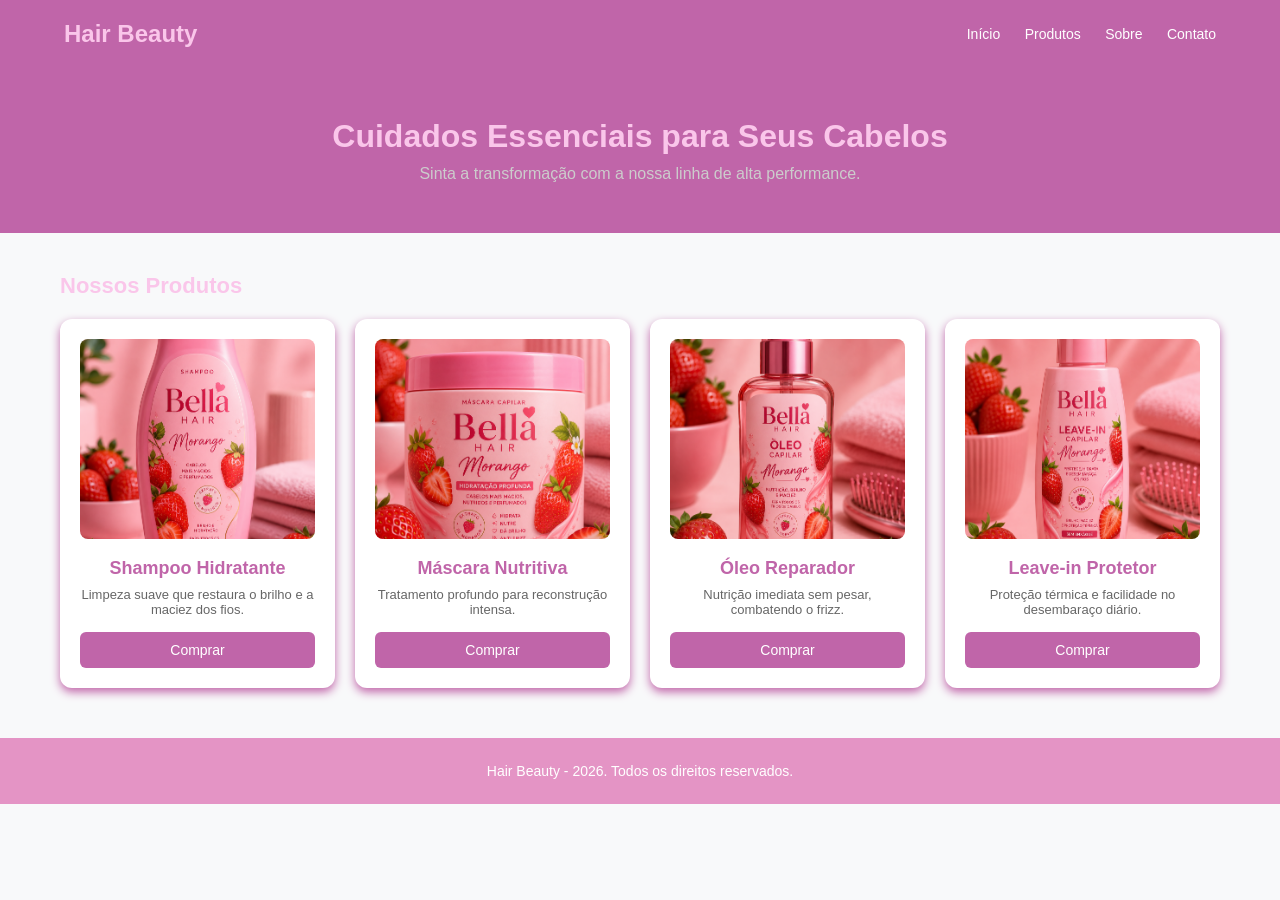
<file: aula02_09_2026/index.html>
<!DOCTYPE html>
<html lang="pt-br">
<head>
    <meta charset="UTF-8">
    <meta name="viewport" content="width=device-width, initial-scale=1.0">
    <title>Hair Beauty - Cosméticos</title>
    <!-- Vinculação do arquivo CSS externo -->
    <link rel="stylesheet" href="estilo.css">
</head>
<body>

    <header>
        <div class="logo">Hair Beauty</div>
        <nav>
            <a href="#">Início</a>
            <a href="#">Produtos</a>
            <a href="#">Sobre</a>
            <a href="#">Contato</a>
        </nav>
    </header>

    <section class="hero">
        <h1>Cuidados Essenciais para Seus Cabelos</h1>
        <p>Sinta a transformação com a nossa linha de alta performance.</p>
    </section>

    <main>
        <h2 class="titulo-secao">Nossos Produtos</h2>

        <div class="cards">
            <!-- Produto 1: Shampoo -->
            <div class="card">
                <div>
                    <img src="shampoo.png" alt="Shampoo Hidratante">
                    <h3>Shampoo Hidratante</h3>
                    <p>Limpeza suave que restaura o brilho e a maciez dos fios.</p>
                </div>
                <a href="#" class="btn-comprar">Comprar</a>
            </div>

            <!-- Produto 2: Máscara -->
            <div class="card">
                <div>
                    <img src="macara.png" alt="Máscara Nutritiva">
                    <h3>Máscara Nutritiva</h3>
                    <p>Tratamento profundo para reconstrução intensa.</p>
                </div>
                <a href="#" class="btn-comprar">Comprar</a>
            </div>

            <!-- Produto 3: Óleo -->
            <div class="card">
                <div>
                    <img src="oleo.png" alt="Óleo Reparador">
                    <h3>Óleo Reparador</h3>
                    <p>Nutrição imediata sem pesar, combatendo o frizz.</p>
                </div>
                <a href="#" class="btn-comprar">Comprar</a>
            </div>

            <!-- Produto 4: Leave-in -->
            <div class="card">
                <div>
                    <img src="leav-in.png" alt="Leave-in Prototor">
                    <h3>Leave-in Protetor</h3>
                    <p>Proteção térmica e facilidade no desembaraço diário.</p>
                </div>
                <a href="#" class="btn-comprar">Comprar</a>
            </div>
        </div>
    </main>

    <footer>
        <p>Hair Beauty - 2026. Todos os direitos reservados.</p>
    </footer>

</body>
</html>
</file>
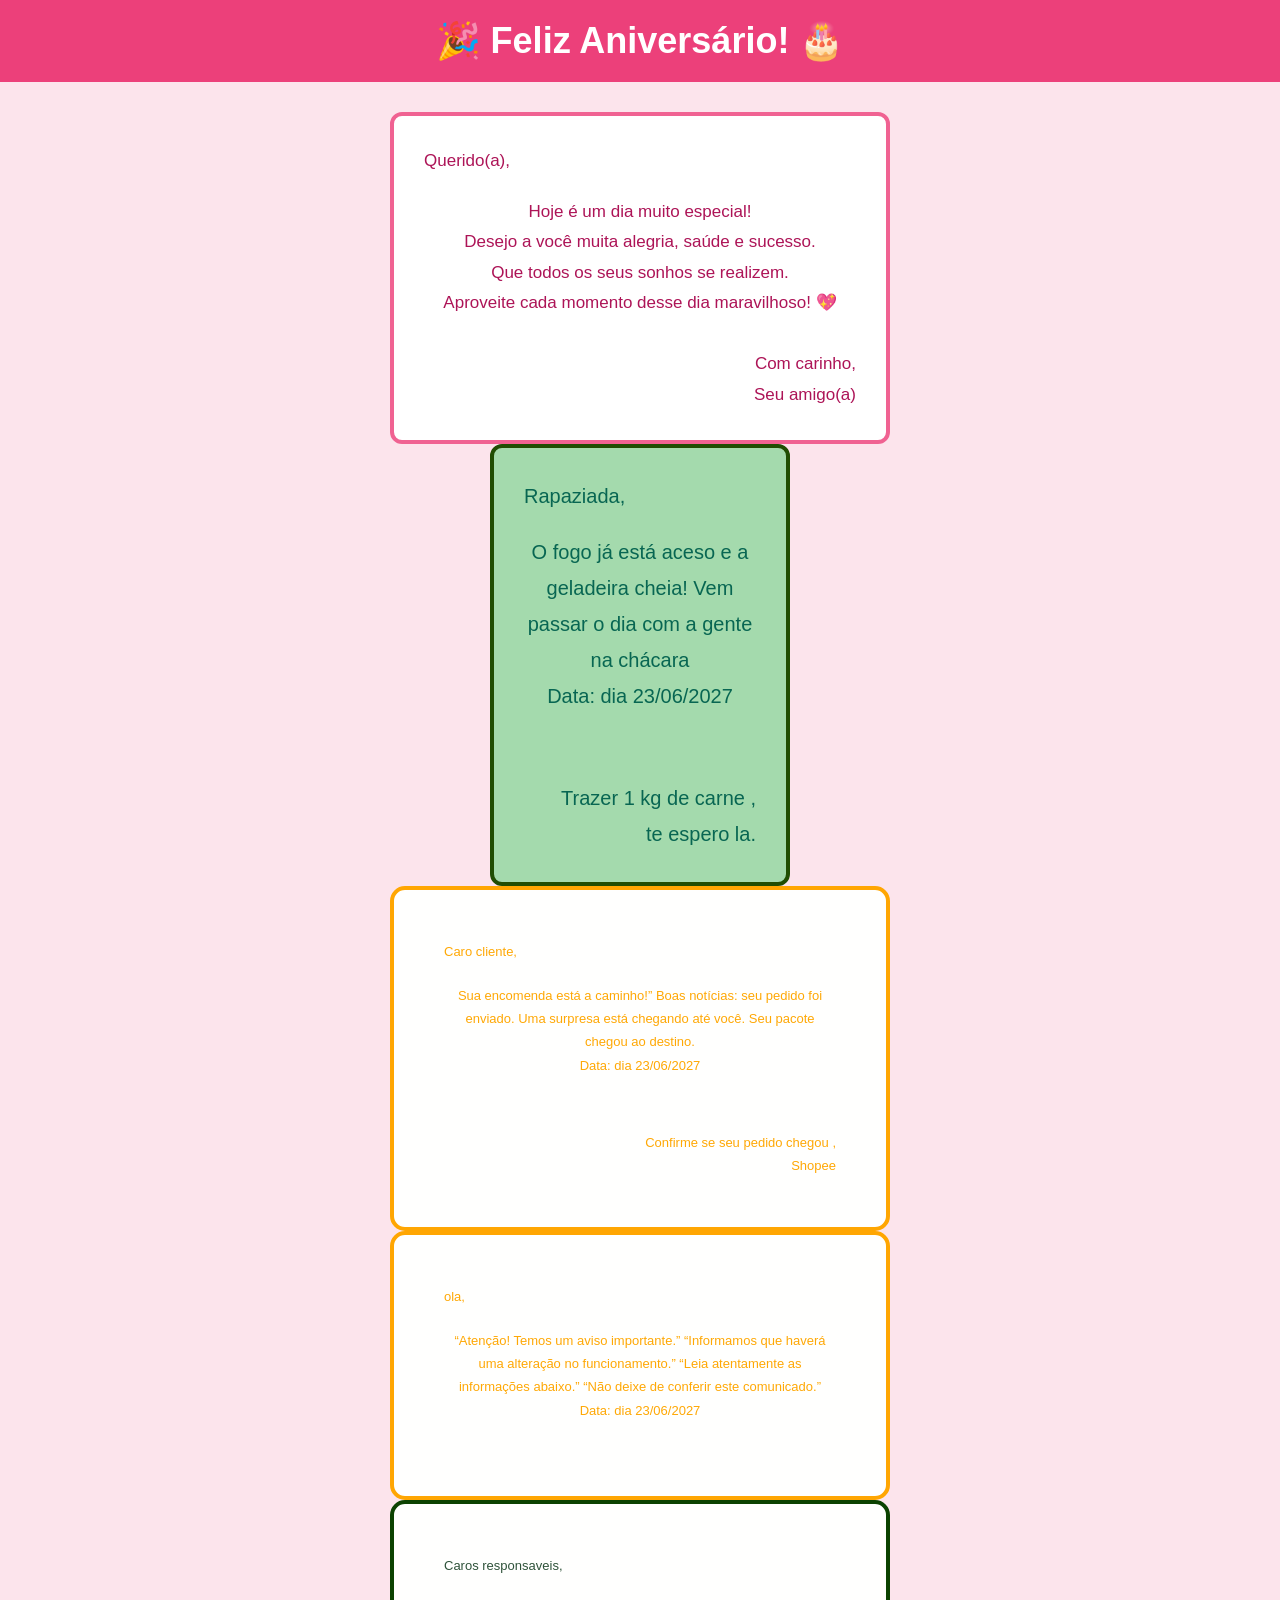
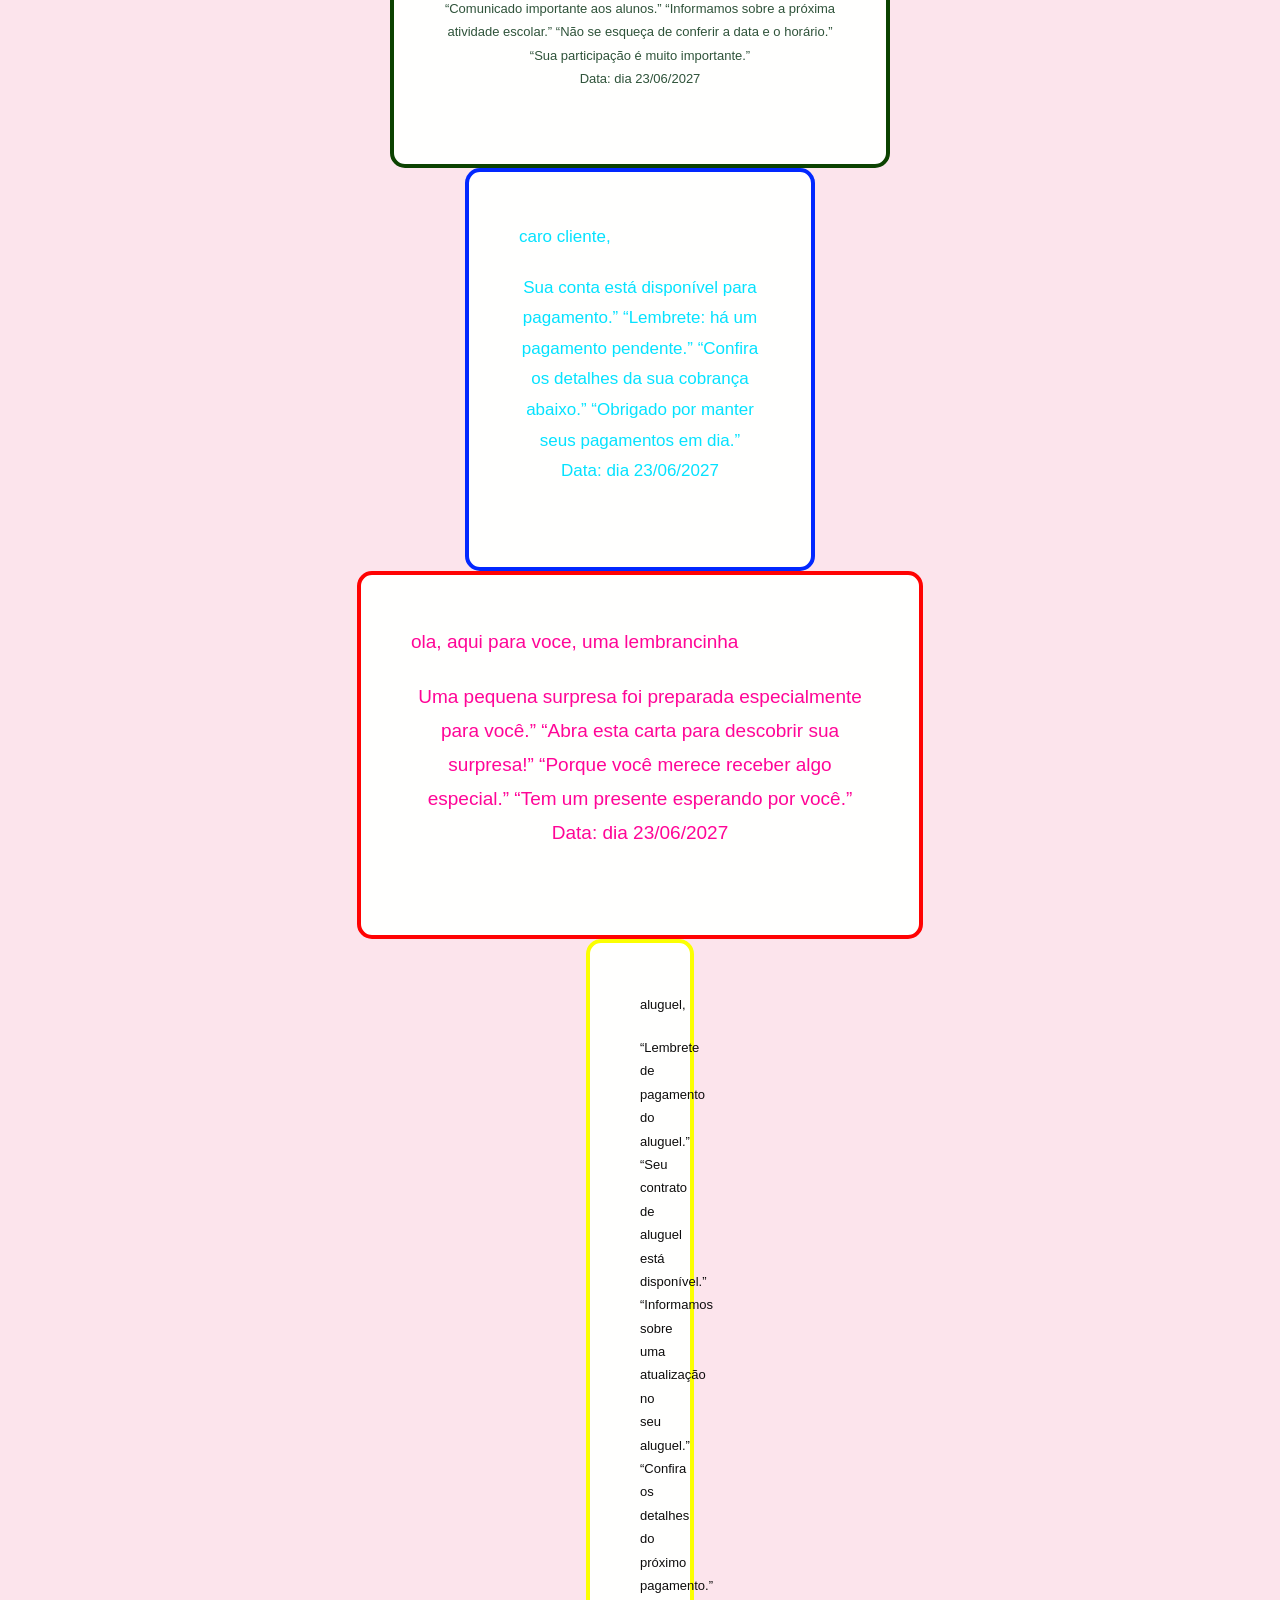
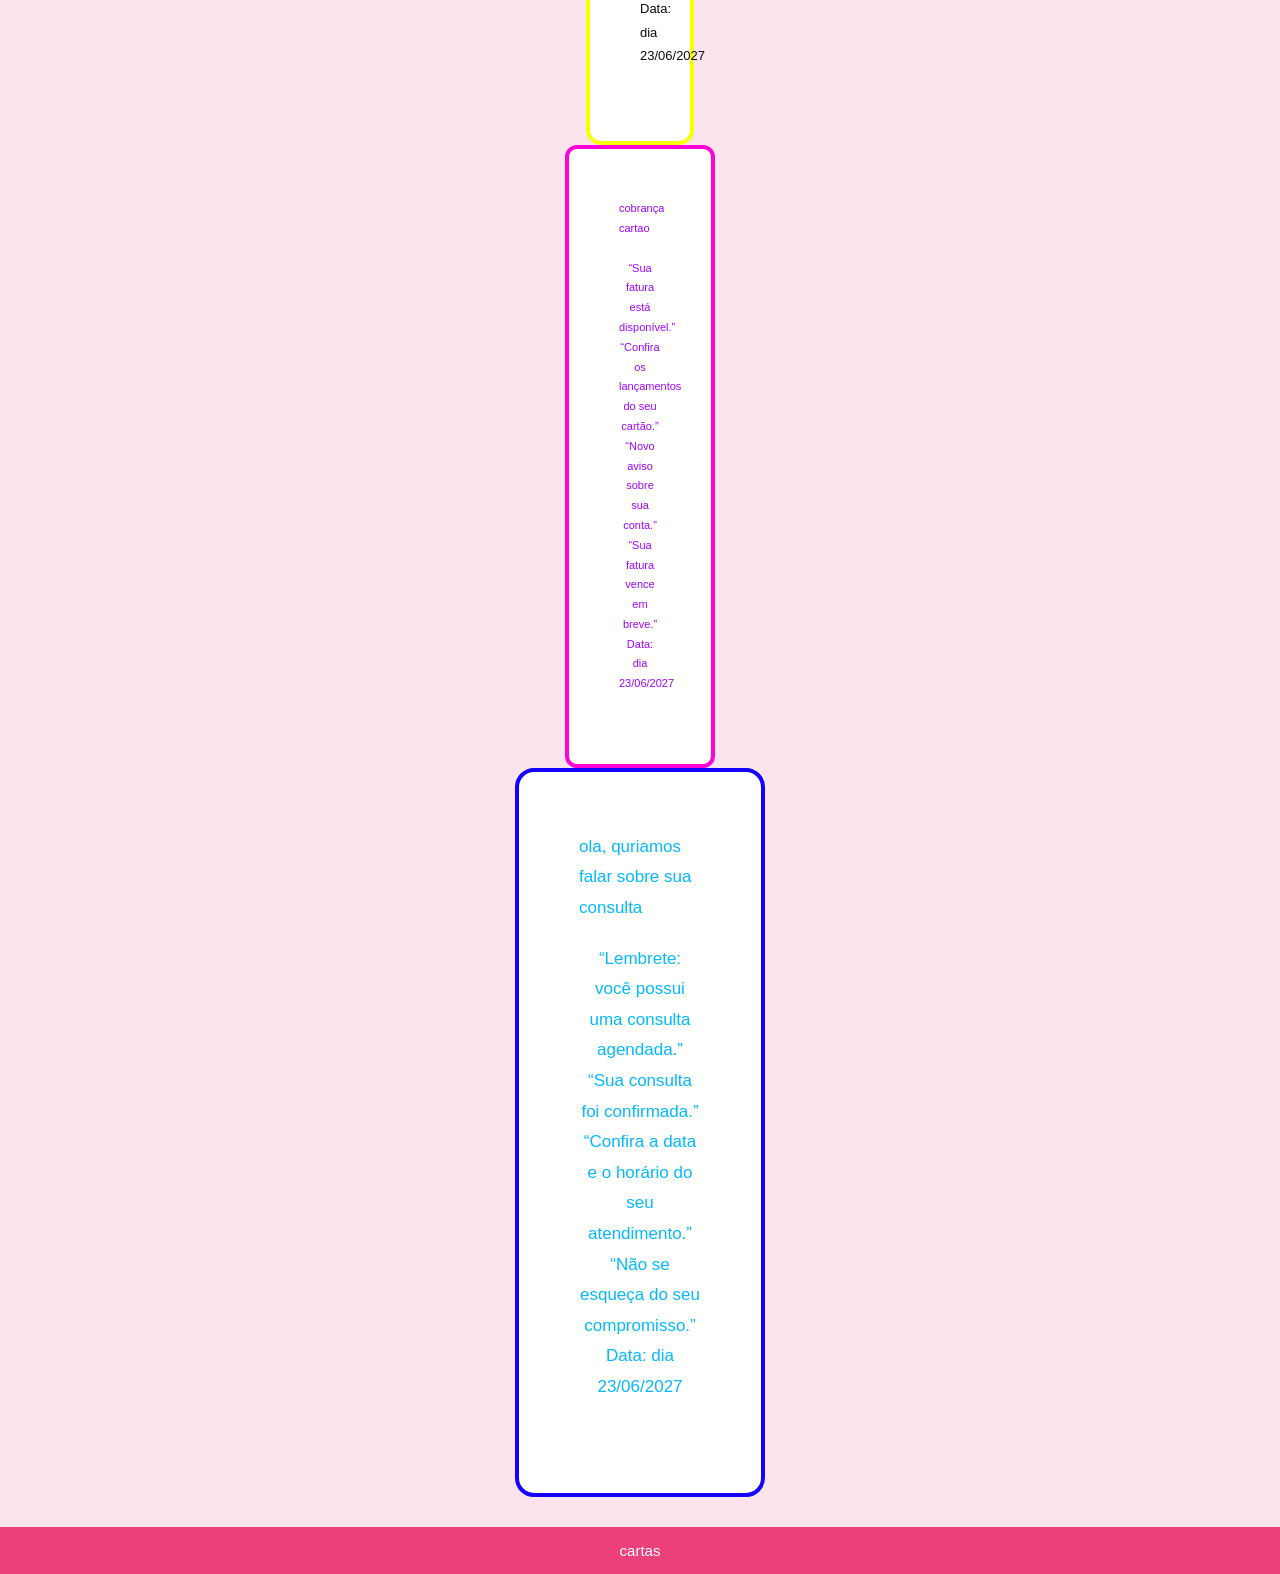
<file: aula26_08_2026/index.html>
<!DOCTYPE html>
<html lang="pt-br">
<head>
    <meta charset="UTF-8">
    <title>Carta de Aniversário</title>
    <link rel="stylesheet" href="estilo.css">
</head>
<body>

    <header>
        <h1>🎉 Feliz Aniversário! 🎂</h1>
    </header>

    <main>
        <div class="carta">
            <p class="destinatario">Querido(a),</p>

            <p>
                Hoje é um dia muito especial!<br>
                Desejo a você muita alegria, saúde e sucesso.<br>
                Que todos os seus sonhos se realizem.<br>
                Aproveite cada momento desse dia maravilhoso! 💖
            </p>

            <p class="assinatura">Com carinho,<br>Seu amigo(a)</p>
        </div>

        <div class="carta2">
            <p class="destinatario">Rapaziada,</p>

            <p>
                O fogo já está aceso e a geladeira cheia! Vem passar o dia com a gente na chácara<br>
                 Data: dia 23/06/2027<br>
                <br>
                
            </p>

            <p class="assinatura"> Trazer 1 kg de carne ,<br>te espero la.</p>
        </div>

        </div> <div class="carta3">
            <p class="destinatario">Caro cliente,</p>

            <p>
                Sua encomenda está a caminho!”
             Boas notícias: seu pedido foi enviado.
             Uma surpresa está chegando até você.
             Seu pacote chegou ao destino.<br>
                 Data: dia 23/06/2027 <br>
                <br>
                
            </p>

            <p class="assinatura"> Confirme se seu pedido chegou ,<br> Shopee</p>
        </div>

        </div> <div class="carta3">
            <p class="destinatario">ola,</p>

            <p>
                “Atenção! Temos um aviso importante.”
“Informamos que haverá uma alteração no funcionamento.”
“Leia atentamente as informações abaixo.”
“Não deixe de conferir este comunicado.”<br>
                 Data: dia 23/06/2027 <br>
                <br>
                
            </p>

        </div>

        </div> <div class="carta4">
            <p class="destinatario"> Caros responsaveis,</p>

            <p>
                “Comunicado importante aos alunos.”
“Informamos sobre a próxima atividade escolar.”
“Não se esqueça de conferir a data e o horário.”
“Sua participação é muito importante.”<br>
                 Data: dia 23/06/2027 <br>
                <br>
                
            </p>

        </div>

        </div> <div class="carta5">
            <p class="destinatario"> caro cliente,</p>

            <p>
               Sua conta está disponível para pagamento.”
“Lembrete: há um pagamento pendente.”
“Confira os detalhes da sua cobrança abaixo.”
“Obrigado por manter seus pagamentos em dia.”<br>
                 Data: dia 23/06/2027 <br>
                <br>
                
            </p>

        </div>

        </div> <div class="carta6">
            <p class="destinatario">ola, aqui para voce, uma lembrancinha </p>

            <p>
                Uma pequena surpresa foi preparada especialmente para você.”
“Abra esta carta para descobrir sua surpresa!”
“Porque você merece receber algo especial.”
“Tem um presente esperando por você.”<br>
                 Data: dia 23/06/2027 <br>
                <br>
                
            </p>

        </div>

        </div> <div class="carta7">
            <p class="destinatario">aluguel,</p>

            <p>
               “Lembrete de pagamento do aluguel.”
“Seu contrato de aluguel está disponível.”
“Informamos sobre uma atualização no seu aluguel.”
“Confira os detalhes do próximo pagamento.”<br>
                 Data: dia 23/06/2027 <br>
                <br>
                
            </p>

        </div>

        </div> <div class="carta8">
            <p class="destinatario"> cobrança cartao</p>

            <p>
                “Sua fatura está disponível.”
“Confira os lançamentos do seu cartão.”
“Novo aviso sobre sua conta.”
“Sua fatura vence em breve.”<br>
                 Data: dia 23/06/2027 <br>
                <br>
                
            </p>

        </div>

        </div> <div class="carta9">
            <p class="destinatario">ola, quriamos falar sobre sua consulta</p>

            <p>
                “Lembrete: você possui uma consulta agendada.”
“Sua consulta foi confirmada.”
“Confira a data e o horário do seu atendimento.”
“Não se esqueça do seu compromisso.”<br>
                 Data: dia 23/06/2027 <br>
                <br>
                
            </p>

        </div>

        
    </main>

    <footer>
        <p> cartas </p>
    </footer>

</body>
</html>
</file>
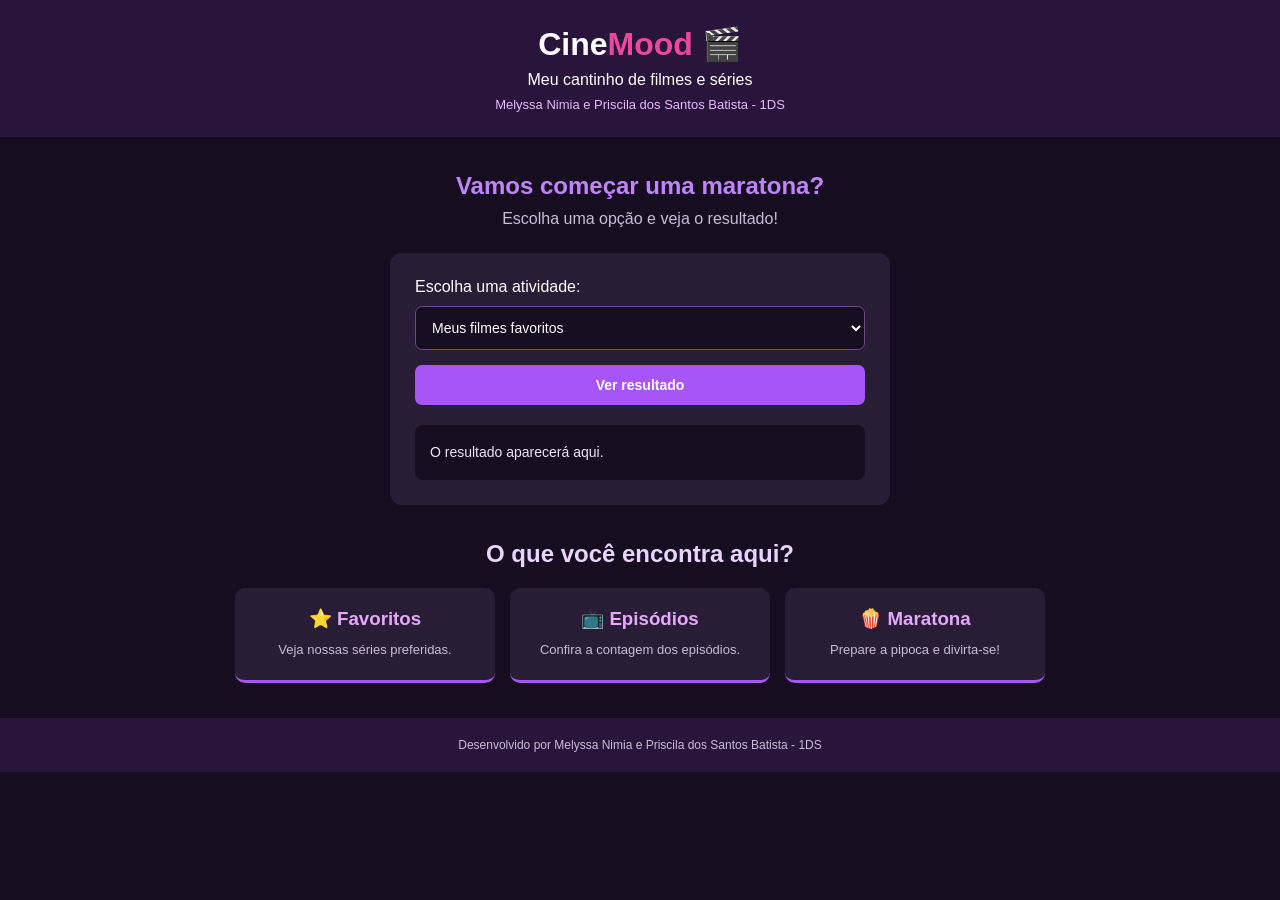
<file: repetições21_10_26/index.html>
<!DOCTYPE html>
<html lang="pt-BR">
<head>
    <meta charset="UTF-8">
    <meta name="viewport" content="width=device-width, initial-scale=1.0">
    <title>CineMood - Filmes e Séries</title>
    <link rel="stylesheet" href="repeticoes.css">
    <script src="repeticao.js" defer></script>
</head>
<body>

    <header>
        <h1>Cine<span>Mood</span> 🎬</h1>
        <p>Meu cantinho de filmes e séries</p>
        <p class="dupla">Melyssa Nimia e Priscila dos Santos Batista - 1DS</p>
    </header>

    <main>
        <section class="apresentacao">
            <h2>Vamos começar uma maratona?</h2>
            <p>Escolha uma opção e veja o resultado!</p>
        </section>

        <section class="painel">
            <label for="opcao">Escolha uma atividade:</label>

            <select id="opcao">
                <option value="1">Meus filmes favoritos</option>
                <option value="2">Contagem de episódios</option>
                <option value="3">Minha maratona</option>
            </select>

            <button id="executar" type="button">Ver resultado</button>

            <div id="resultado" class="resultado" aria-live="polite">
                <p>O resultado aparecerá aqui.</p>
            </div>
        </section>

        <h2 class="titulo-cards">O que você encontra aqui?</h2>

        <section class="cards">
            <div class="card">
                <h3>⭐ Favoritos</h3>
                <p>Veja nossas séries preferidas.</p>
            </div>

            <div class="card">
                <h3>📺 Episódios</h3>
                <p>Confira a contagem dos episódios.</p>
            </div>

            <div class="card">
                <h3>🍿 Maratona</h3>
                <p>Prepare a pipoca e divirta-se!</p>
            </div>
        </section>
    </main>

    <footer>
        <p>Desenvolvido por Melyssa Nimia e Priscila dos Santos Batista - 1DS</p>
    </footer>

</body>
</html>
</file>
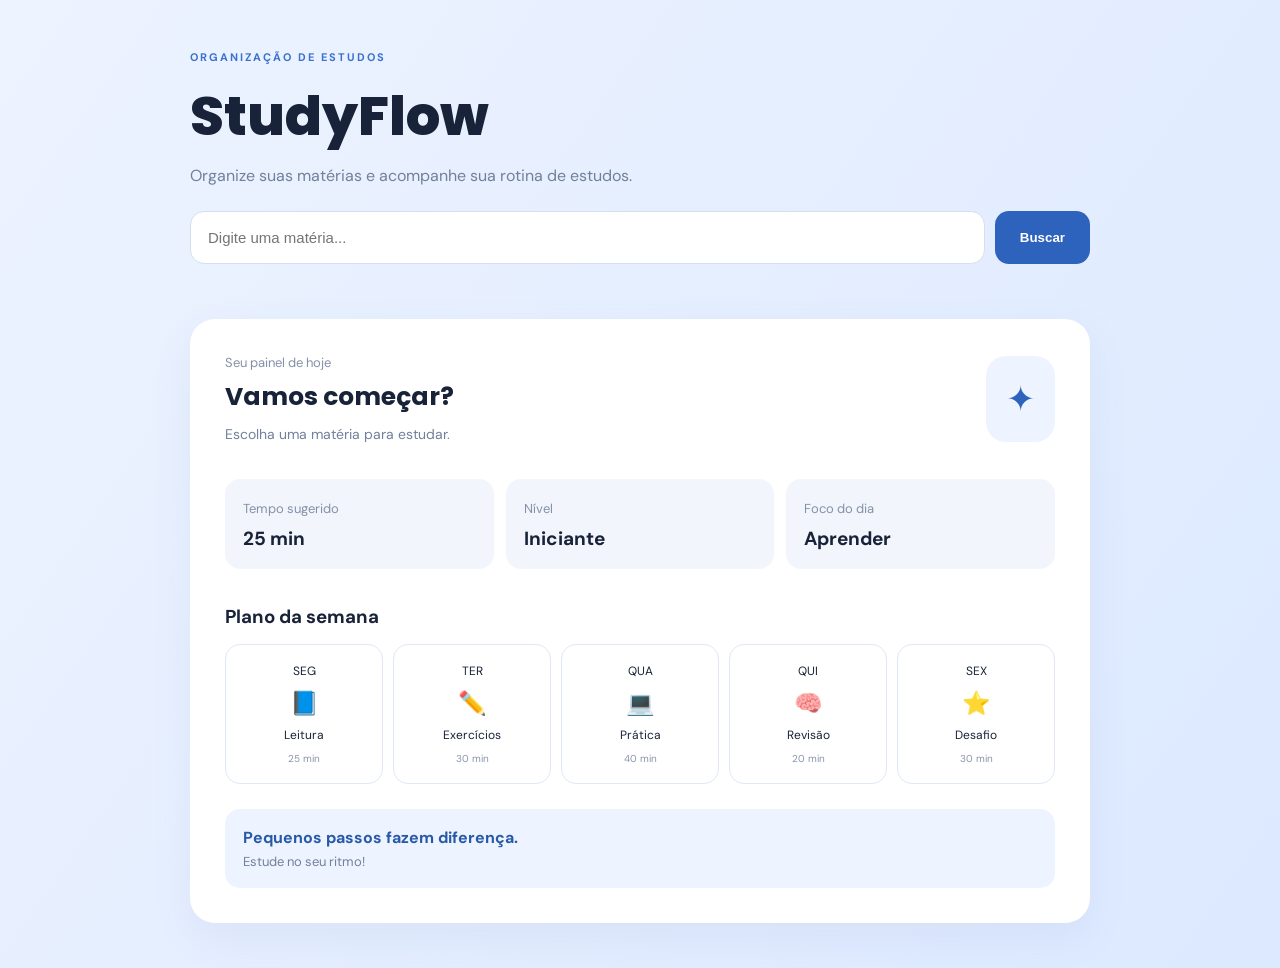
<file: site_com_api/index.html>
<!DOCTYPE html>
<html lang="pt-BR">
<head>
    <meta charset="UTF-8">
    <meta name="viewport" content="width=device-width, initial-scale=1.0">
    <title>StudyFlow</title>
    <link rel="stylesheet" href="estilo.css">
</head>
<body>

    <main class="container">

        <header>
            <span class="etiqueta">ORGANIZAÇÃO DE ESTUDOS</span>
            <h1>StudyFlow</h1>
            <p>Organize suas matérias e acompanhe sua rotina de estudos.</p>

            <form id="formBusca">
                <input type="text" id="materia"
                    placeholder="Digite uma matéria...">
                <button type="submit">Buscar</button>
            </form>
        </header>

        <section class="painel">

            <div class="topo">
                <div>
                    <p>Seu painel de hoje</p>
                    <h2 id="tituloMateria">Vamos começar?</h2>
                    <span id="descricao">
                        Escolha uma matéria para estudar.
                    </span>
                </div>

                <div class="icone" id="iconeMateria">✦</div>
            </div>

            <div class="indicadores">
                <div>
                    <span>Tempo sugerido</span>
                    <strong id="tempo">25 min</strong>
                </div>

                <div>
                    <span>Nível</span>
                    <strong id="nivel">Iniciante</strong>
                </div>

                <div>
                    <span>Foco do dia</span>
                    <strong id="foco">Aprender</strong>
                </div>
            </div>

            <h3>Plano da semana</h3>

            <div class="semana">
                <div class="dia">SEG <b>📘</b> Leitura <small>25 min</small></div>
                <div class="dia">TER <b>✏️</b> Exercícios <small>30 min</small></div>
                <div class="dia">QUA <b>💻</b> Prática <small>40 min</small></div>
                <div class="dia">QUI <b>🧠</b> Revisão <small>20 min</small></div>
                <div class="dia">SEX <b>⭐</b> Desafio <small>30 min</small></div>
            </div>

            <div class="mensagem" id="mensagem">
                <strong>Pequenos passos fazem diferença.</strong>
                <span>Estude no seu ritmo!</span>
            </div>

        </section>

    </main>

    <script src="script.js"></script>
</body>
</html>
</file>
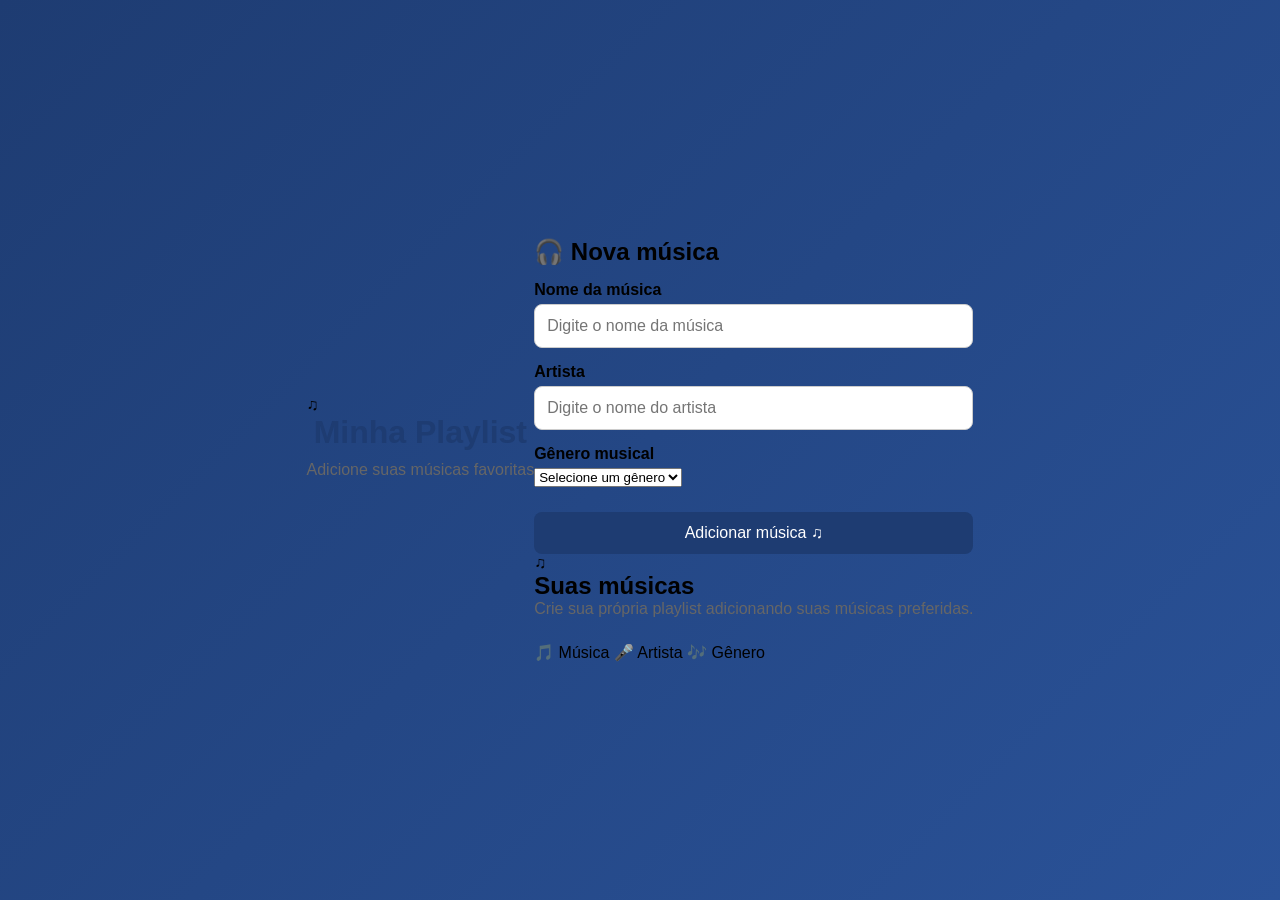
<file: variaveis/index.html>
<!DOCTYPE html>
<html lang="pt-br">

<head>
    <meta charset="UTF-8">
    <meta name="viewport" content="width=device-width, initial-scale=1.0">

    <title>Minha Playlist</title>

    <link rel="stylesheet" href="variaveis.css">
    <script src="variaveis.js" defer></script>
</head>

<body>

    <header>
        <div class="logo">♫</div>

        <h1>Minha Playlist</h1>

        <p>Adicione suas músicas favoritas</p>
    </header>

    <main>

        <div class="card">

            <h2>🎧 Nova música</h2>

            <label>Nome da música</label>
            <input
                type="text"
                id="musica"
                placeholder="Digite o nome da música">

            <label>Artista</label>
            <input
                type="text"
                id="artista"
                placeholder="Digite o nome do artista">

            <label>Gênero musical</label>

            <select id="genero">
                <option value="">Selecione um gênero</option>
                <option value="Pop">Pop</option>
                <option value="Rock">Rock</option>
                <option value="Funk">Funk</option>
                <option value="Rap">Rap</option>
                <option value="K-pop">K-pop</option>
                <option value="Sertanejo">Sertanejo</option>
            </select>

            <button onclick="cadastrar()">
                Adicionar música ♫
            </button>

            <div id="resultado"></div>

        </div>

        <div class="lado">

            <div class="disco">
                ♫
            </div>

            <h2>Suas músicas</h2>

            <p>
                Crie sua própria playlist
                adicionando suas músicas preferidas.
            </p>

            <div class="linha"></div>

            <span>🎵 Música</span>
            <span>🎤 Artista</span>
            <span>🎶 Gênero</span>

        </div>

    </main>

</body>

</html>
</file>
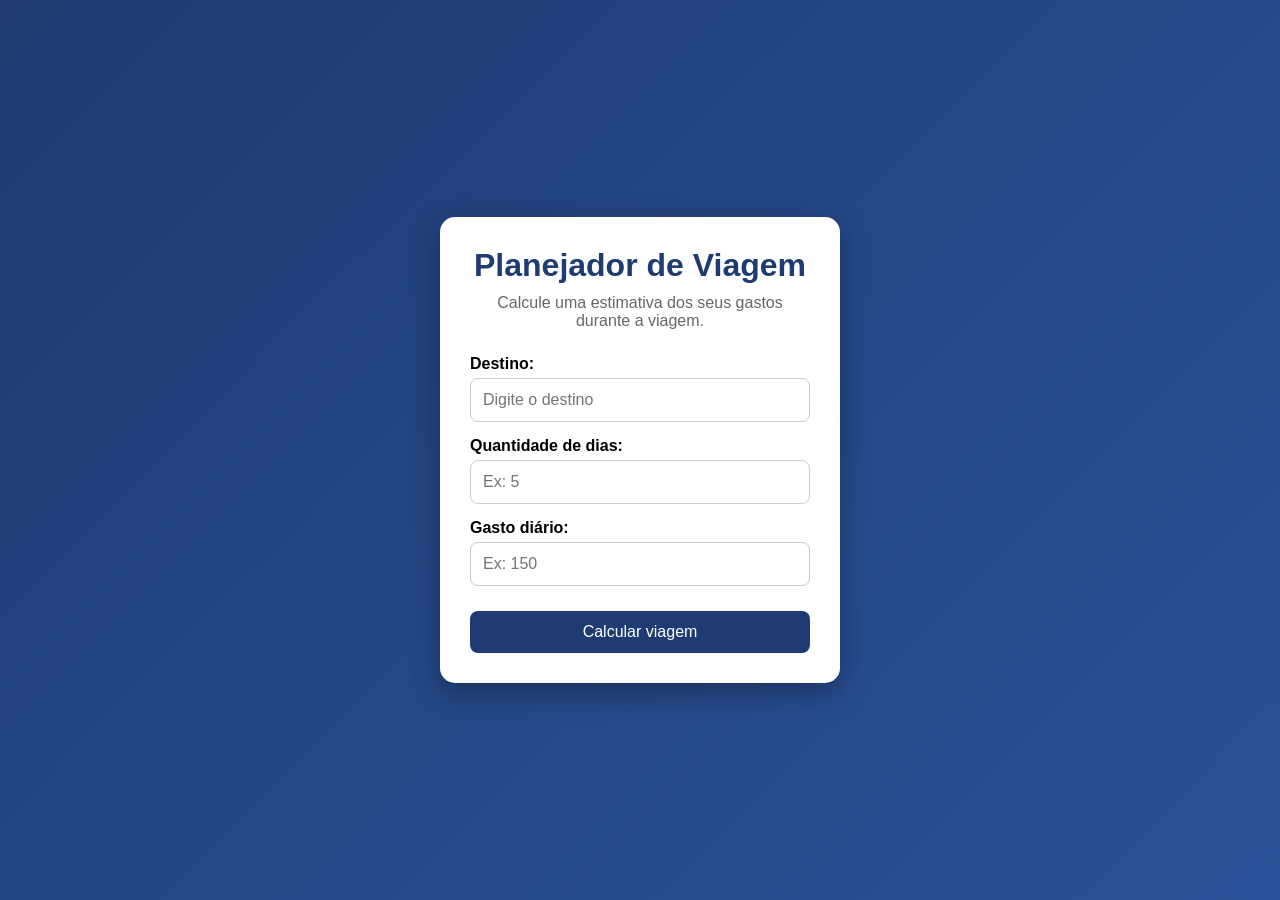
<file: variaveis/variaveis.html>
<!DOCTYPE html>
<html lang="pt-BR">
<head>
    <meta charset="UTF-8">
    <meta name="viewport" content="width=device-width, initial-scale=1.0">

    <title>Planejador de Viagem</title>

    <link rel="stylesheet" href="variaveis.css">
</head>

<body>

    <div class="container">

        <h1>Planejador de Viagem</h1>

        <p>Calcule uma estimativa dos seus gastos durante a viagem.</p>

        <label for="destino">Destino:</label>
        <input type="text" id="destino" placeholder="Digite o destino">

        <label for="dias">Quantidade de dias:</label>
        <input type="number" id="dias" placeholder="Ex: 5">

        <label for="gasto">Gasto diário:</label>
        <input type="number" id="gasto" placeholder="Ex: 150">

        <button id="calcular">Calcular viagem</button>

    </div>

    <script src="variaveis.js"></script>

</body>
</html>
</file>
<file: aula02_09_2026/estilo.css>
/* CONFIGURAÇÕES GERAIS */
* {
    box-sizing: border-box;
    margin: 0;
    padding: 0;
}

body {
    font-family: Arial, sans-serif;
    background-color: #f8f9fa;
    color: #e494c5;
    
}

/* HEADER / NAVIGATION */
header {
    display: flex;
    justify-content: space-between;
    align-items: center;
    padding: 20px 5%;
    background-color: #c065a9;
    color: #ffffff;
}

.logo {
    font-size: 24px;
    font-weight: bold;
    color: #fac6ea;; /* Tom rosado/nude elegante */
}

nav a {
    color: #ffffff;
    text-decoration: none;
    margin-left: 20px;
    font-size: 14px;
    transition: color 0.3s;
}

nav a:hover {
    color: #c065a9;
}

/* SEÇÃO DE DESTAQUE / HERO */
.hero {
    text-align: center;
    padding: 50px 20px;
    background-color:#c065a9;
}

.hero h1 {
    font-size: 32px;
    margin-bottom: 10px;
    color: #fac6ea;
}

.hero p {
    font-size: 16px;
    color: #cccccc;
}

/* CONTEÚDO PRINCIPAL */
main {
    max-width: 1200px;
    margin: 40px auto;
    padding: 0 20px;
}

.titulo-secao {
    font-size: 22px;
    margin-bottom: 20px;
    text-align: left;
    color: #fac6ea;
}

/* GRID DE PRODUTOS */
.cards {
    display: grid;
    grid-template-columns: repeat(4, 1fr);
    gap: 20px;
}

.card {
    background-color: #ffffff;
    padding: 20px;
    border-radius: 12px;
    text-align: center;
    box-shadow: 0 4px 10px #c065a9;
    display: flex;
    flex-direction: column;
    justify-content: space-between;
}

.card img {
    width: 100%;
    height: 200px;
    object-fit: cover;
    border-radius: 8px;
    margin-bottom: 15px;
}

.card h3 {
    font-size: 18px;
    margin-bottom: 8px;
    color: #c065a9;
}

.card p {
    font-size: 13px;
    color: #666;
    margin-bottom: 15px;
}

.card .btn-comprar {
    display: inline-block;
    padding: 10px 15px;
    background-color: #c065a9;
    color: #ffffff;
    text-decoration: none;
    border-radius: 6px;
    font-size: 14px;
    transition: background-color 0.3s;
}

.card .btn-comprar:hover {
    background-color: #e898cd;
}

/* RODAPÉ */
footer {
    text-align: center;
    padding: 25px;
    background-color: #e494c5;
    color: #ffffff;
    margin-top: 50px;
    font-size: 14px;
}

/* RESPONSIVIDADE (MEDIA QUERIES) */
@media (max-width: 900px) {
    .cards {
        grid-template-columns: repeat(2, 1fr);
    }
}

@media (max-width: 550px) {
    header {
        flex-direction: column;
        gap: 15px;
    }

    .cards {
        grid-template-columns: 1fr;
    }
}
</file>
<file: aula26_08_2026/estilo.css>
* {
    margin: 0;
    padding: 0;
    box-sizing: border-box;
}

body {
    font-family: Arial, sans-serif;
    text-align: center;
}

header {
    background-color: #ec407a;
    color: white;
    padding: 20px;
    font-size: 18px;
}

main {
    background-color: #fce4ec;
    padding: 30px;
}

.carta {
    background-color: white;
    border: 4px solid #f06292;
    border-radius: 12px;
    padding: 30px;
    max-width: 500px;
    margin: 0 auto;
    color: #ad1457;
    font-size: 17px;
    line-height: 1.8;
}

.carta2 {
    background-color: rgb(164, 218, 173);
    border: 4px solid #204d03;
    border-radius: 12px;
    padding: 30px;
    max-width: 300px;
    margin: 0 auto;
    color: #086652;
    font-size: 20px;
    line-height: 1.8;
}

.carta2 {
    background-color: rgb(164, 218, 173);
    border: 4px solid #204d03;
    border-radius: 12px;
    padding: 30px;
    max-width: 300px;
    margin: 0 auto;
    color: #086652;
    font-size: 20px;
    line-height: 1.8;
}

.carta3 {
    background-color: rgb(255, 255, 254);
    border: 4px solid #ffa602;
    border-radius: 15px;
    padding: 50px;
    max-width: 500px;
    margin: 0 auto;
    color: #ffa805;
    font-size: 13px;
    line-height: 1.8;
}

.carta4 {
    background-color: rgb(255, 255, 254);
    border: 4px solid #0c4201;
    border-radius: 15px;
    padding: 50px;
    max-width: 500px;
    margin: 0 auto;
    color: #2f533a;
    font-size: 13px;
    line-height: 1.8;
}

.carta5 {
    background-color: rgb(255, 255, 254);
    border: 4px solid #0228ff;
    border-radius: 15px;
    padding: 50px;
    max-width: 350px;
    margin: 0 auto;
    color: #05e2ff;
    font-size: 17px;
    line-height: 1.8;
}

.carta6 {
    background-color: rgb(255, 255, 254);
    border: 4px solid #ff0202;
    border-radius: 15px;
    padding: 50px;
    max-width: 566px;
    margin: 0 auto;
    color: #ff0597;
    font-size: 19px;
    line-height: 1.8;
}

.carta7 {
    background-color: rgb(255, 255, 254);
    border: 4px solid #fbff02;
    border-radius: 15px;
    padding: 50px;
    max-width: 50px;
    margin: 0 auto;
    color: #0e0d0d;
    font-size: 13px;
    line-height: 1.8;
}

.carta8 {
    background-color: rgb(255, 255, 254);
    border: 4px solid #ff02d5;
    border-radius: 12px;
    padding: 50px;
    max-width: 150px;
    margin: 0 auto;
    color: #a305ff;
    font-size: 11px;
    line-height: 1.8;
}

.carta9 {
    background-color: rgb(255, 255, 254);
    border: 4px solid #1302ff;
    border-radius: 19px;
    padding: 60px;
    max-width: 250px;
    margin: 0 auto;
    color: #05b8ff;
    font-size: 17px;
    line-height: 1.8;
}
.destinatario {
    text-align: left;
    margin-bottom: 20px;
}

.assinatura {
    text-align: right;
    margin-top: 30px;
}

footer {
    background-color: #ec407a;
    color: white;
    padding: 15px;
    font-size: 15px;
}
</file>
<file: repetições21_10_26/repeticoes.css>
* {
    margin: 0;
    padding: 0;
    box-sizing: border-box;
}

body {
    font-family: Arial, sans-serif;
    background: #160e20;
    color: white;
}

header {
    background: #29153b;
    text-align: center;
    padding: 25px 15px;
}

header h1 {
    margin-bottom: 8px;
}

header span {
    color: #ec4899;
}

header p {
    margin-top: 8px;
}

.dupla {
    color: #e9b8ff;
    font-size: 13px;
}

main {
    max-width: 850px;
    margin: 35px auto;
    padding: 0 20px;
}

.apresentacao {
    text-align: center;
    margin-bottom: 25px;
}

.apresentacao h2 {
    color: #c084fc;
    margin-bottom: 10px;
}

.apresentacao p {
    color: #c9bdd4;
}

.painel {
    max-width: 500px;
    margin: auto;
    padding: 25px;
    background: #291d36;
    border-radius: 12px;
}

label {
    display: block;
    margin-bottom: 10px;
}

select, button {
    width: 100%;
    padding: 12px;
    border-radius: 7px;
    font-size: 14px;
}

select {
    background: #160e20;
    color: white;
    border: 1px solid #70458a;
    margin-bottom: 15px;
}

button {
    background: #a855f7;
    color: white;
    border: none;
    cursor: pointer;
    font-weight: bold;
}

button:hover {
    background: #ec4899;
}

.resultado {
    margin-top: 20px;
    padding: 15px;
    background: #160e20;
    border-radius: 8px;
    line-height: 1.8;
    overflow-wrap: anywhere;
}

.resultado h3 {
    color: #d8a5ff;
    margin-bottom: 10px;
}

.resultado p {
    color: #eee2f7;
    font-size: 14px;
}

.titulo-cards {
    text-align: center;
    margin: 35px 0 20px;
    color: #e9d5ff;
}

.cards {
    display: flex;
    gap: 15px;
}

.card {
    flex: 1;
    padding: 20px;
    background: #291d36;
    border-radius: 10px;
    text-align: center;
    border-bottom: 3px solid #a855f7;
}

.card h3 {
    color: #e9a8ff;
    margin-bottom: 10px;
}

.card p {
    color: #c9bdd4;
    font-size: 13px;
    line-height: 1.5;
}

footer {
    margin-top: 35px;
    padding: 20px;
    text-align: center;
    color: #c9bdd4;
    background: #29153b;
    font-size: 12px;
}

@media (max-width: 600px) {
    .cards {
        flex-direction: column;
    }
}
</file>
<file: site_com_api/estilo.css>
@import url('https://fonts.googleapis.com/css2?family=DM+Sans:wght@400;500;600;700&family=Poppins:wght@500;600;700;800&display=swap');

* {
    margin: 0;
    padding: 0;
    box-sizing: border-box;
}

body {
    font-family: 'DM Sans', sans-serif;
    color: #182238;
    background: linear-gradient(125deg, #edf3ff, #dce9ff);
    min-height: 100vh;
}

.container {
    width: 85%;
    max-width: 900px;
    margin: auto;
    padding: 45px 0;
}

.etiqueta {
    color: #3971ce;
    font-size: 11px;
    font-weight: bold;
    letter-spacing: 2px;
}

h1 {
    font: 800 55px 'Poppins', sans-serif;
    margin: 8px 0;
}

header p {
    color: #71809b;
    margin-bottom: 25px;
}

form {
    display: flex;
    gap: 10px;
}

input {
    flex: 1;
    padding: 17px;
    border: 1px solid #d5dfef;
    border-radius: 14px;
    font-size: 15px;
    outline: none;
}

button {
    padding: 0 25px;
    border: none;
    border-radius: 14px;
    background: #2d62bd;
    color: white;
    font-weight: bold;
    cursor: pointer;
}

button:hover {
    background: #204f9e;
}

.painel {
    background: white;
    border-radius: 25px;
    padding: 35px;
    margin-top: 55px;
    box-shadow: 0 15px 40px #5c79a014;
}

.topo {
    display: flex;
    justify-content: space-between;
    align-items: center;
}

.topo p, .indicadores span {
    color: #8491a8;
    font-size: 13px;
}

h2 {
    font: 700 25px 'Poppins';
    margin: 7px 0;
}

.topo span {
    color: #71809b;
    font-size: 14px;
}

.icone {
    background: #edf3ff;
    color: #2d62bd;
    padding: 20px;
    border-radius: 20px;
    font-size: 35px;
}

.indicadores {
    display: grid;
    grid-template-columns: repeat(3, 1fr);
    gap: 12px;
    margin: 35px 0;
}

.indicadores div {
    background: #f2f5fb;
    padding: 18px;
    border-radius: 15px;
}

.indicadores strong {
    display: block;
    margin-top: 8px;
    font-size: 19px;
}

h3 {
    margin-bottom: 15px;
}

.semana {
    display: grid;
    grid-template-columns: repeat(5, 1fr);
    gap: 10px;
}

.dia {
    border: 1px solid #e0e8f5;
    border-radius: 15px;
    padding: 18px 5px;
    text-align: center;
    font-size: 12px;
    display: flex;
    flex-direction: column;
    gap: 9px;
}

.dia b {
    font-size: 23px;
}

.dia small {
    color: #8794aa;
}

.mensagem {
    background: #edf3ff;
    padding: 18px;
    border-radius: 15px;
    margin-top: 25px;
    display: flex;
    flex-direction: column;
    gap: 5px;
}

.mensagem strong {
    color: #2859a8;
}

.mensagem span {
    color: #71809b;
    font-size: 13px;
}

@media (max-width: 600px) {
    .indicadores {
        grid-template-columns: 1fr;
    }

    .semana {
        grid-template-columns: repeat(2, 1fr);
    }

    .container {
        width: 92%;
    }

    .painel {
        padding: 22px;
    }
}
</file>
<file: variaveis/variaveis.css>
* {
    margin: 0;
    padding: 0;
    box-sizing: border-box;
}

body {
    font-family: Arial, sans-serif;
    background: linear-gradient(135deg, #1e3c72, #2a5298);

    min-height: 100vh;

    display: flex;
    justify-content: center;
    align-items: center;
}

.container {
    width: 400px;
    background-color: white;

    padding: 30px;

    border-radius: 15px;

    box-shadow: 0 10px 30px rgba(0, 0, 0, 0.3);
}

h1 {
    text-align: center;
    color: #1e3c72;

    margin-bottom: 10px;
}

p {
    text-align: center;
    color: #666;

    margin-bottom: 25px;
}

label {
    display: block;

    margin-top: 15px;
    margin-bottom: 5px;

    font-weight: bold;
}

input {
    width: 100%;

    padding: 12px;

    border: 1px solid #ccc;
    border-radius: 8px;

    font-size: 16px;
}

button {
    width: 100%;

    margin-top: 25px;
    padding: 12px;

    border: none;
    border-radius: 8px;

    background-color: #1e3c72;
    color: white;

    font-size: 16px;
    cursor: pointer;
}

button:hover {
    background-color: #2a5298;
}
</file>
